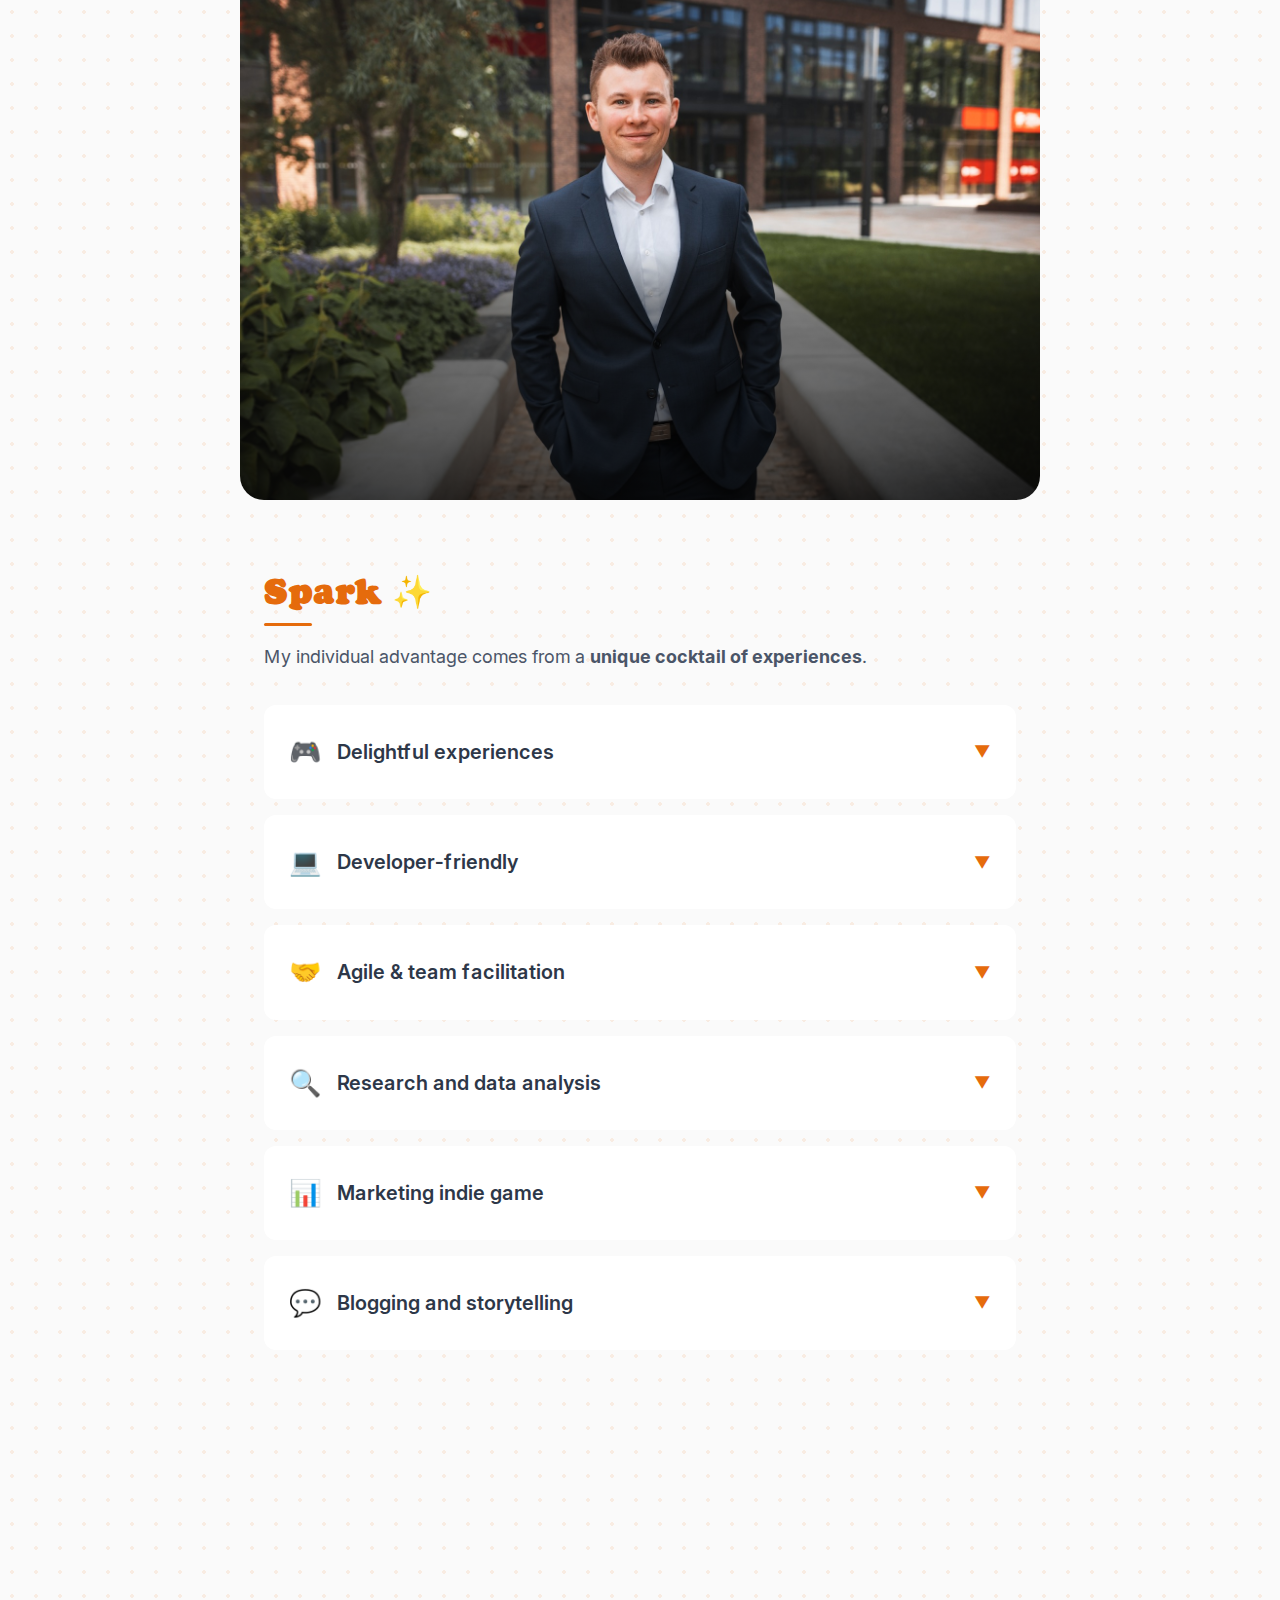
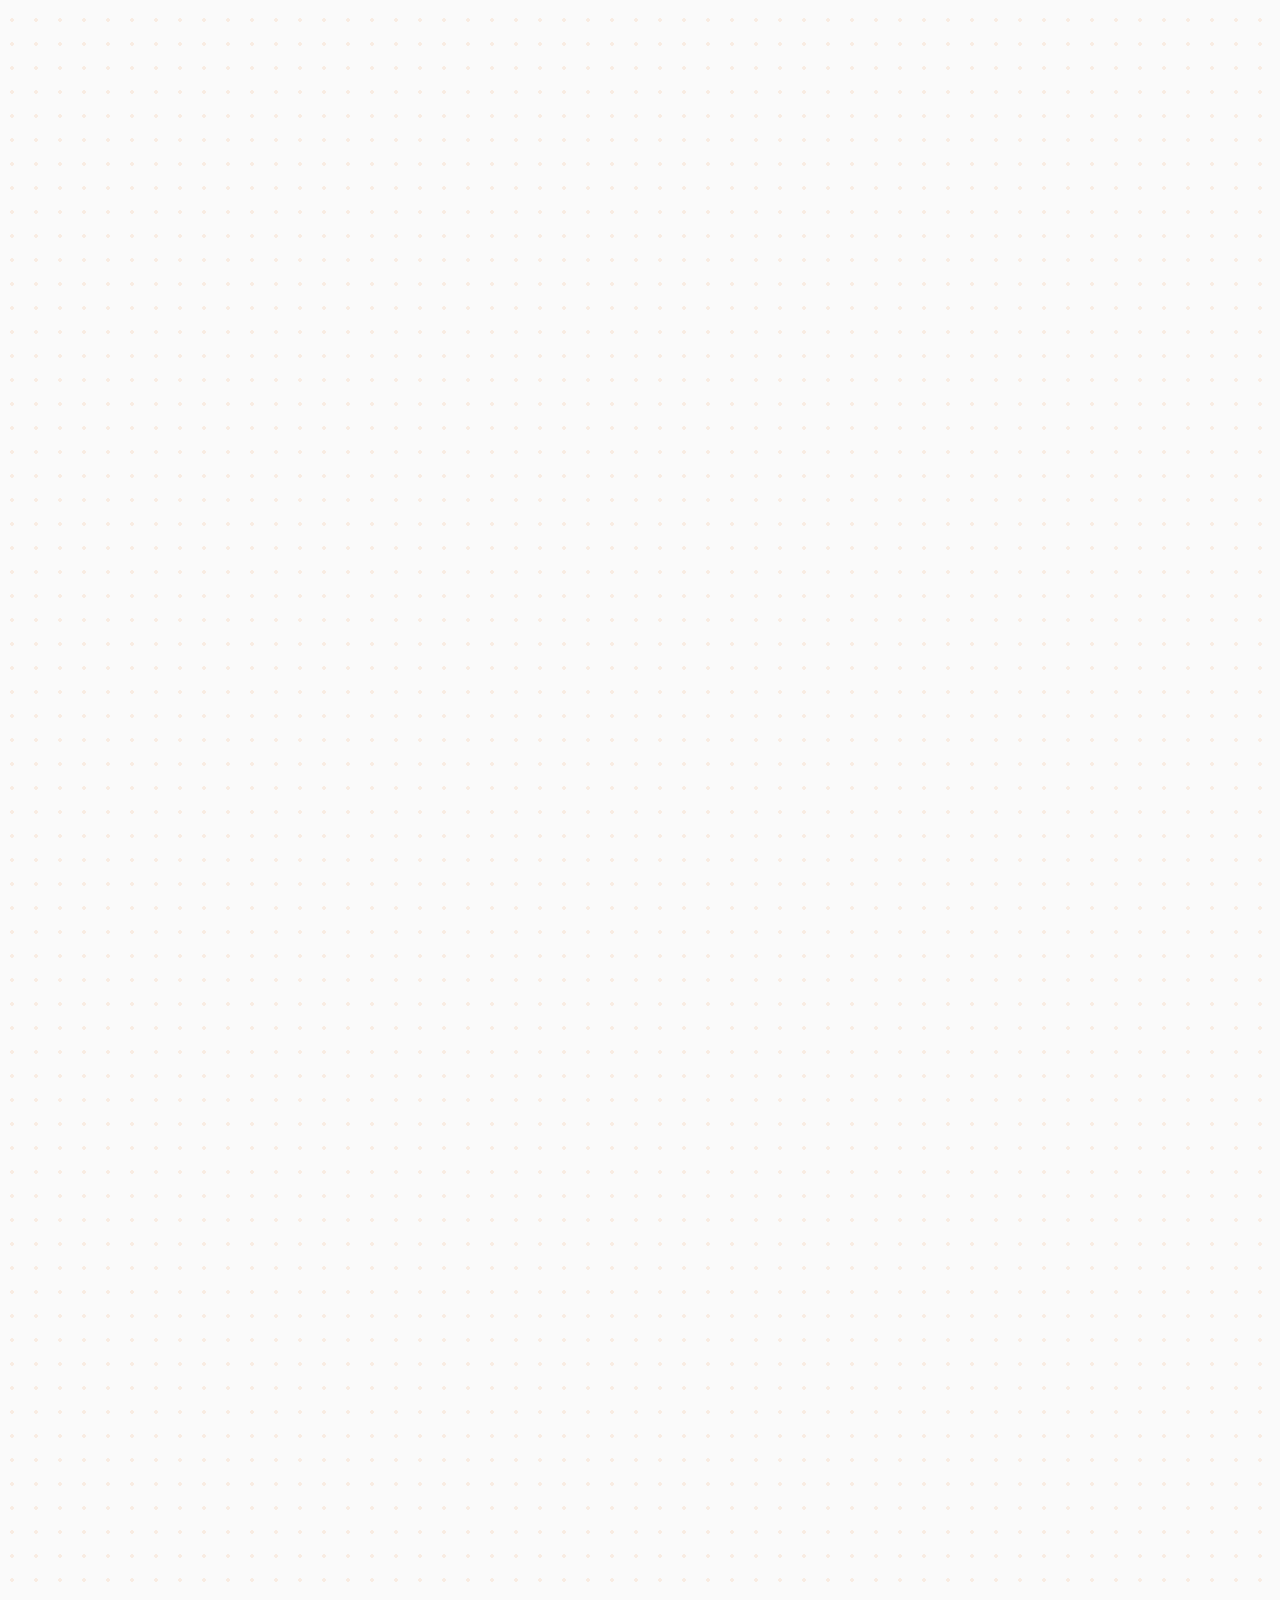
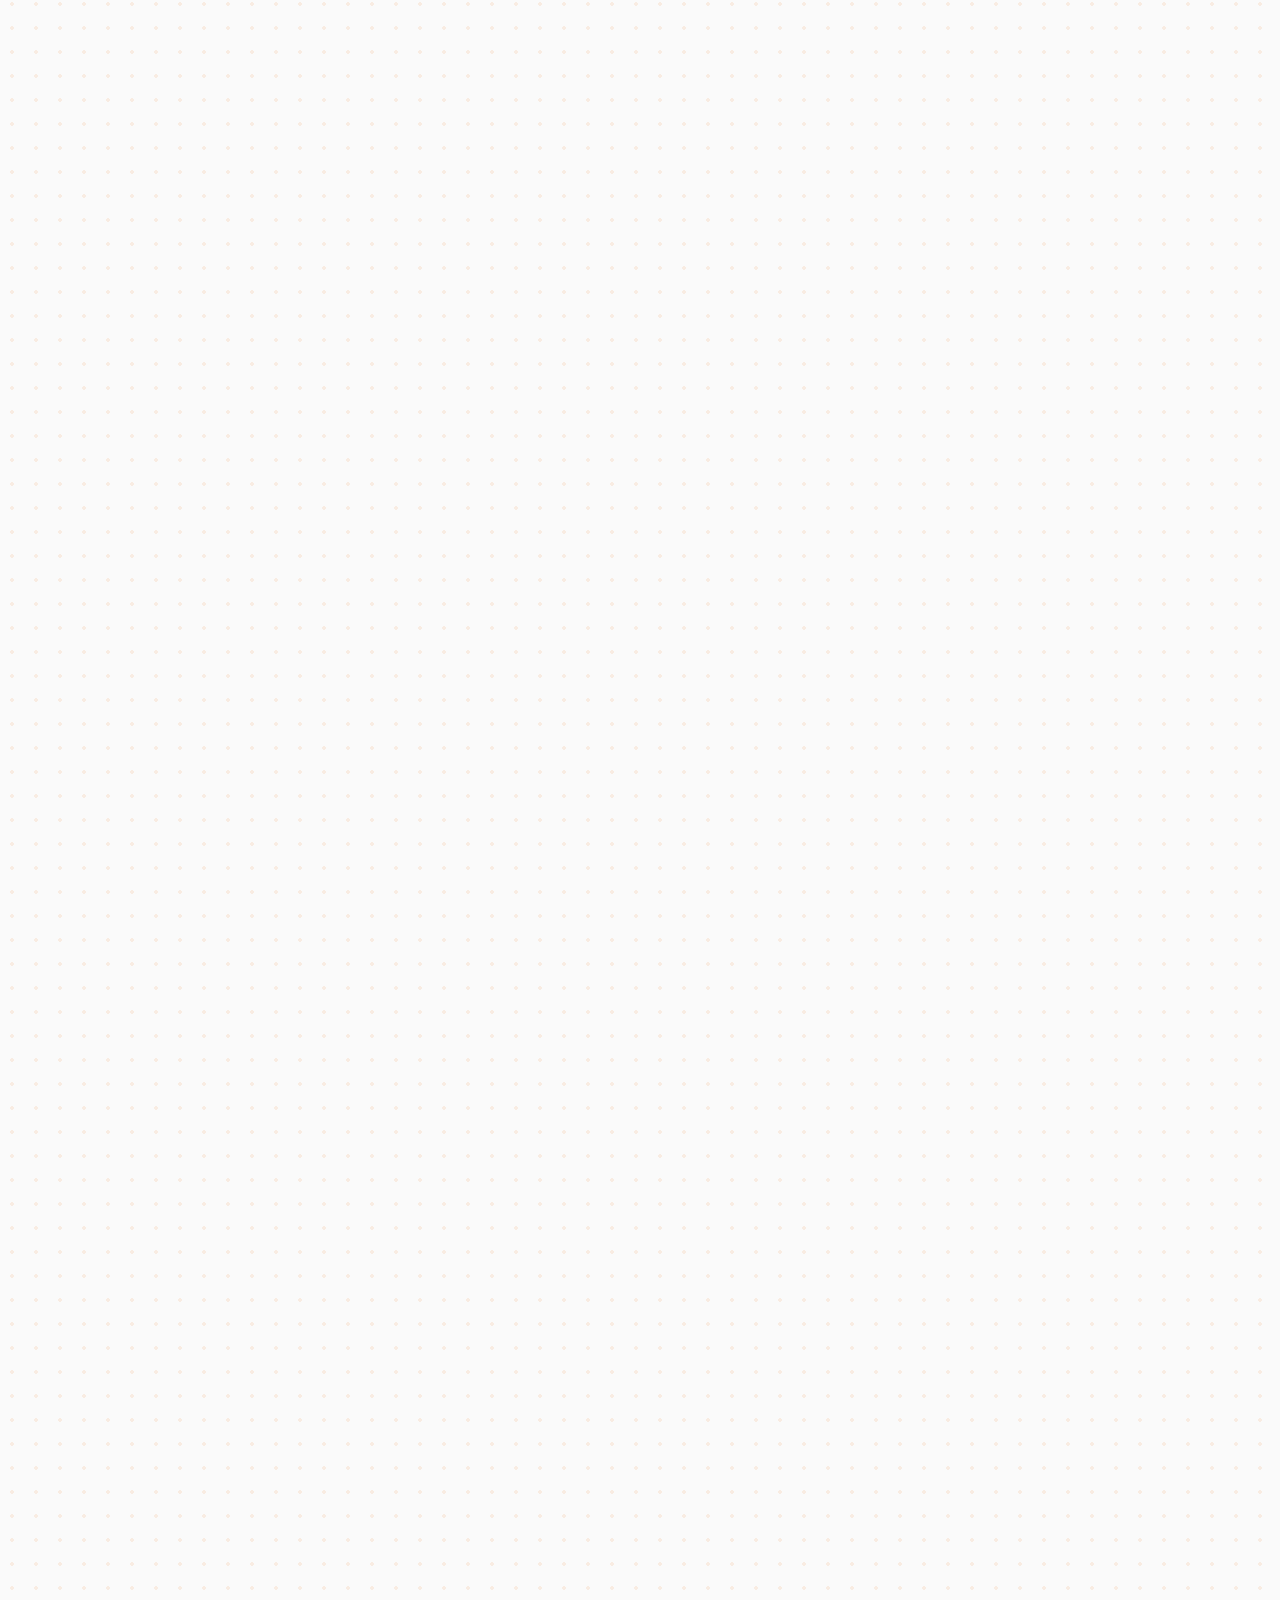
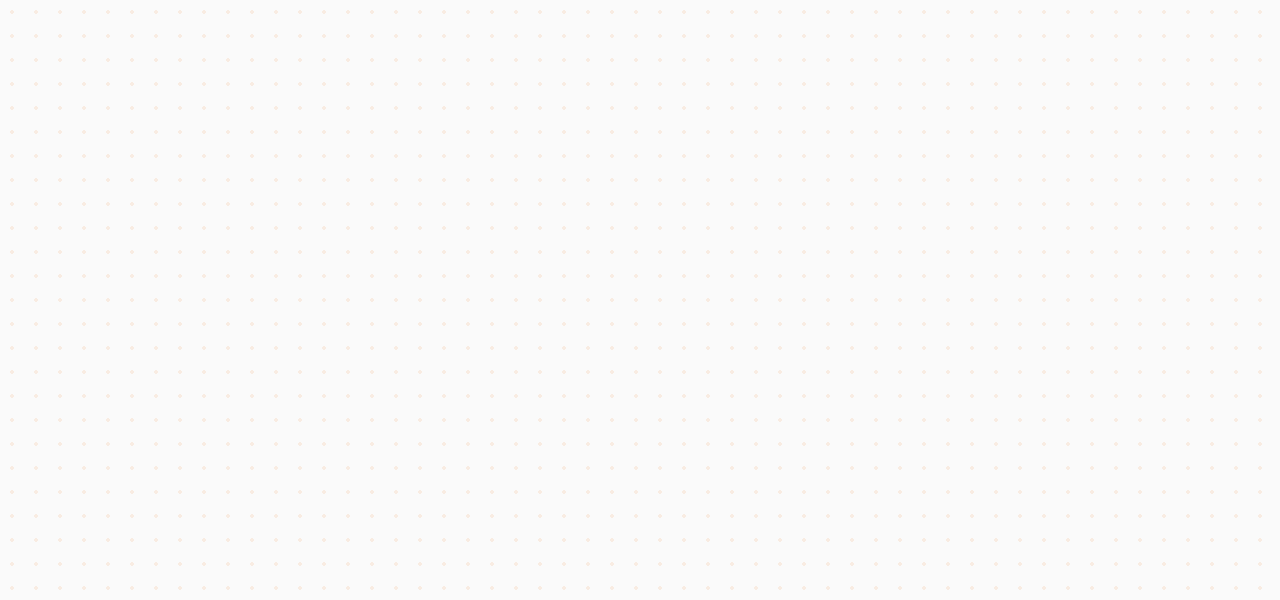
<file: index.html>
<!DOCTYPE html>
<html lang="en">
  <head>
    <meta charset="UTF-8" />
    <meta
      name="viewport"
      content="width=device-width, initial-scale=1.0, user-scalable=no"
    />
    <title>Roman Lukš - UX Designer</title>
    <meta
      name="description"
      content="Roman Lukš is a UX Designer with technical, creative, and collaborative skills. Passionate about systematically improving user experiences."
    />
    <meta name="author" content="Roman Lukš" />
    <link rel="icon" type="image/png" href="images/favicon.png" />
    <link
      rel="preload"
      href="fonts/InterVariable.woff2"
      as="font"
      type="font/woff2"
      crossorigin
    />
    <link
      rel="preload"
      href="fonts/CooperFiveOpti-Black.otf"
      as="font"
      type="font/otf"
      crossorigin
    />
    <link rel="stylesheet" href="css/styles.css" />
  </head>
  <body>
    <div class="container">
      <header class="hero" role="banner">
        <div class="hero-text">
          <span class="hero-text-orange">Hello,</span>
          <span class="hero-text-white hero-p1">I'm</span>
          <span class="hero-text-white hero-p2">Roman</span>
          <div class="hero-subtitle">
            <span class="hero-text-white hero-p3"
              >Designer with diverse background</span
            >
          </div>
        </div>
      </header>

      <main>
        <section class="fade-in" aria-labelledby="spark-heading">
          <h2 id="spark-heading">Spark ✨</h2>
          <p class="intro-text">
            My individual advantage comes from a
            <strong>unique cocktail of experiences</strong>.
          </p>
          <div class="spark-grid" role="list">
            <div class="spark-item slide-in slide-in-delay-1" role="listitem">
              <input
                type="checkbox"
                id="spark1"
                aria-describedby="spark1-content"
              />
              <label for="spark1" class="spark-header">
                <h3 data-icon="🎮">Delightful experiences</h3>
              </label>
              <div class="spark-content" id="spark1-content">
                <div>
                  <p>
                    My love for making games and their irresistible “<a
                      href="https://romanluks.eu/blog/how-can-i-implement-game-feel-in-my-game/"
                      target="_blank"
                      >game feel</a
                    >” revealed my
                    <strong>passion for crafting experiences</strong>.
                    Translating that delight into non‑gaming products
                    <strong>boosts user engagement and drives revenue</strong>.
                  </p>
                </div>
              </div>
            </div>
            <div class="spark-item slide-in slide-in-delay-2">
              <input type="checkbox" id="spark2" />
              <label for="spark2" class="spark-header">
                <h3 data-icon="💻">Developer‑friendly</h3>
              </label>
              <div class="spark-content">
                <div>
                  <p>
                    My <strong>software development background</strong> helps me
                    <strong>speak the same language as developers</strong>,
                    easing communication and cooperation to design feasible
                    solutions.
                  </p>
                  <p>
                    I can
                    <a href="https://github.com/rluks" target="_blank"
                      >write code</a
                    >
                    myself (badly) to build prototypes and automate boring
                    stuff. Claude Code makes it way easier!
                  </p>
                </div>
              </div>
            </div>
            <div class="spark-item slide-in slide-in-delay-3">
              <input type="checkbox" id="spark3" />
              <label for="spark3" class="spark-header">
                <h3 data-icon="🤝">Agile & team facilitation</h3>
              </label>
              <div class="spark-content">
                <div>
                  <p>
                    By serving as a
                    <a
                      href="https://certification.scrumalliance.org/accounts/1140139-roman-luks/certifications/1306766-csm"
                      target="_blank"
                      >Scrum Master</a
                    >, I gained a deep understanding of agile principles,
                    acquired experience in facilitating workshops and meetings,
                    and developed an awareness of team organization.
                  </p>
                </div>
              </div>
            </div>
            <div class="spark-item slide-in slide-in-delay-4">
              <input type="checkbox" id="spark4" />
              <label for="spark4" class="spark-header">
                <h3 data-icon="🔍">Research and data analysis</h3>
              </label>
              <div class="spark-content">
                <div>
                  <p>
                    Working on my
                    <a
                      href="https://is.muni.cz/th/qam5p/?lang=en"
                      target="_blank"
                      >diploma thesis</a
                    >
                    really opened my eyes to the world of research and data
                    analysis. I gained basic UX research skills through
                    <a href="cert/UXWell.jpg" target="_blank">UXWell</a> course.
                  </p>
                </div>
              </div>
            </div>
            <div class="spark-item slide-in slide-in-delay-5">
              <input type="checkbox" id="spark5" />
              <label for="spark5" class="spark-header">
                <h3 data-icon="📊">Marketing indie game</h3>
              </label>
              <div class="spark-content">
                <div>
                  <p>
                    I
                    <a href="cert/Digisemestr.pdf" target="_blank"
                      >studied marketing</a
                    >
                    and applied the lessons to promote a small indie game. It
                    involved developing marketing strategy, blogging,
                    networking, user testing, prioritizing feedback and more.
                  </p>
                </div>
              </div>
            </div>
            <div class="spark-item slide-in slide-in-delay-6">
              <input type="checkbox" id="spark6" />
              <label for="spark6" class="spark-header">
                <h3 data-icon="💬">Blogging and storytelling</h3>
              </label>
              <div class="spark-content">
                <div>
                  <p>
                    Blogging forces me to formulate my thoughts clearly and
                    concisely. I routinely rewrite my sentences. ChatGPT is a
                    great help. I want to improve my storytelling skills.
                  </p>
                </div>
              </div>
            </div>
          </div>
        </section>

        <section class="fade-in section-alt">
          <h2>Career 💼</h2>
          <p class="intro-text">
            Check out my
            <a
              href="https://www.linkedin.com/in/romanluks/"
              target="_blank"
              class="highlight-link"
              >LinkedIn profile</a
            >
            or
            <a
              href="https://romanluks.eu/resume.pdf"
              target="_blank"
              class="highlight-link"
              >resume</a
            >
            for the full career scoop.
          </p>
        </section>

        <section class="fade-in">
          <h2>Projects 🎨</h2>
          <div class="bento-grid">
            <div class="bento-box bento-box-large">
              <p>
                My <strong>creative itch</strong> is a curse and a blessing. I made
                all kinds of stuff: UX projects, games, apps, videos, stories… check
                out the
                <a href="https://romanluks.eu/tag/project/" class="highlight-link"
                  >project tag</a
                >.
              </p>
            </div>
            <div class="bento-box bento-box-medium">
              <p>
                There's a ton of useless junk… pardon useful junk on my
                <a href="https://romanluks.eu/category/blog/" class="highlight-link"
                  >blog</a
                >. You <em>do</em> read my <strong>blog</strong>, don't you? 😉
              </p>
            </div>
            <div class="bento-box bento-box-large">
              <p>
                I used to be quite into <strong>game development</strong> and
                <strong>VR</strong>. I participated in multiple gamejams (gamedev
                hackathons), and I volunteered on multiple game industry
                conferences. I'm proud that an
                <a
                  href="https://www.gamedeveloper.com/business/softy-simness-postmortem"
                  class="highlight-link"
                  >article about my VR research</a
                >
                was featured on Game Developer website.
              </p>
            </div>
            <div class="bento-box bento-box-small">
              <p>
                I'm an open source fan on
                <a href="https://github.com/rluks/" class="highlight-link"
                  >GitHub</a
                >
                and
                <a href="https://bitbucket.org/rluks/" class="highlight-link"
                  >Bitbucket</a
                >
              </p>
            </div>
          </div>
        </section>

        <section class="fade-in">
          <h2>Work style 👔</h2>
          <div class="work-style-grid">
            <div class="work-style-column">
              <h3>🤝 Collaborative</h3>
              <ul>
                <li>Clear communication</li>
                <li>Respectful and non-judgmental</li>
                <li>Receptive to feedback</li>
              </ul>
            </div>
            <div class="work-style-column">
              <h3>🎯 Organized</h3>
              <ul>
                <li>Methodical and systematic</li>
                <li>Detail-oriented</li>
              </ul>
            </div>
            <div class="work-style-column">
              <h3>📈 Adaptable</h3>
              <ul>
                <li>Continuous improvement</li>
                <li>Self-motivated learner</li>
                <li>Driven</li>
              </ul>
            </div>
          </div>

          <div class="work-style-desc">
            <div class="work-style-column">
              <p class="intro-text">
                I enjoy working in a small autonomous team and collaborate on
                solving problems together. I tame the chaos by approaching
                things methodically, and staying organized to keep me focused.
                I'm all about improving stuff so it's easier, clearer, and makes
                sense.
              </p>
            </div>

            <div class="work-style-column work-style-easy-going">
              <svg
                class="mouse-animated"
                width="50"
                height="35"
                viewBox="0 0 50 35"
                fill="none"
                xmlns="http://www.w3.org/2000/svg"
              >
                <g id="mouse" clip-path="url(#clip0_76_276)">
                  <path
                    id="head"
                    d="M3.91827 17.3909C7.01329 15.8476 11.8554 12.5272 13.6458 12.5272"
                    stroke="black"
                    stroke-linecap="round"
                  />
                  <path
                    id="back"
                    d="M27.6292 14.4117C29.4627 13.8757 31.3521 13.3173 33.2833 13.3173C36.7501 13.3173 45.1202 15.5672 43.6202 24.0672"
                    stroke="black"
                    stroke-linecap="round"
                  />
                  <path
                    id="belly"
                    d="M4.83451 17.0261C0.0672022 18.2179 40.6693 34.5738 43.6112 23.8893"
                    stroke="black"
                    stroke-linecap="round"
                  />
                  <path
                    id="outer-eye"
                    d="M15.0583 14.6012C13.2139 14.6012 11.0658 16.0929 12.7609 18.2724C14.9412 21.0756 18.6312 20.5236 18.6312 17.097C18.6312 15.2573 16.1935 14.5941 14.801 14.5941"
                    stroke="black"
                    stroke-linecap="round"
                  />
                  <path
                    id="inner-eye"
                    d="M15.4697 17.5732C14.567 17.5732 15.4089 18.4315 15.4089 17.8468C15.4089 17.3005 14.3271 17.8164 14.801 17.8164"
                    stroke="black"
                    stroke-linecap="round"
                  />
                  <path
                    id="inner-ear"
                    d="M22.5222 5.83943C18.6671 2.39016 14.8551 11.2439 18.7528 12.7095C20.3273 13.1777 22.7493 13.4924 24.1975 12.3075C26.3621 10.5365 23.9955 7.15767 22.5222 5.83943Z"
                    stroke="black"
                    stroke-linecap="round"
                  />
                  <path
                    id="outer-ear"
                    d="M13.8282 12.4662C15.7447 8.23862 14.2369 2.54728 20.4787 1.58699C26.9266 0.595016 27.2643 10.6254 27.2643 14.4118"
                    stroke="black"
                    stroke-linecap="round"
                  />
                  <path
                    id="nose"
                    d="M4.20441 15.7509C1.80651 15.14 0.783478 18.2331 3.52761 18.9684C5.19933 19.4163 5.89578 14.5271 3.06025 16.2626C-0.761171 18.6015 7.03391 17.5791 4.2077 16.8218C3.05415 16.5127 2.71886 17.8076 3.93003 18.1321C4.54493 18.2969 5.47189 16.5728 5.15132 16.4452C4.36638 16.1327 2.20602 16.6086 3.1048 17.7536C4.25533 19.2194 6.72128 18.6369 5.80402 16.4628C5.03352 14.6365 1.90326 15.8825 1.50983 17.3507C0.650386 20.5583 7.3775 19.2187 5.07995 17.1814"
                    stroke="black"
                    stroke-linecap="round"
                  />
                  <path
                    id="whisker-C"
                    d="M4.99624 19.4354C4.95565 19.8771 5.91796 22.9751 5.94549 22.9187"
                    stroke="black"
                    stroke-linecap="round"
                  />
                  <path
                    id="whisker-B"
                    d="M3.82491 19.4354C3.59254 20.6068 3.47422 21.9069 3.34125 23.2082"
                    stroke="black"
                    stroke-linecap="round"
                  />
                  <path
                    id="whisker-A"
                    d="M2.72436 19.2001C2.39243 19.9573 1.56921 21.7157 1.56921 22.5439"
                    stroke="black"
                    stroke-linecap="round"
                  />
                  <path
                    id="teeth"
                    d="M11.5182 21.851C10.9627 23.3093 9.84809 25.864 9.75512 27.4443C9.73328 27.8158 11.7703 27.9128 12.089 27.9611C12.732 28.0585 15.921 29.3563 16.1388 28.8663C16.6976 27.609 17.5371 25.2133 17.5371 23.7357"
                    stroke="black"
                    stroke-linecap="round"
                  />
                  <path
                    id="teeth-line"
                    d="M14.8617 22.8687C13.9205 24.3394 13.369 26.1455 12.7946 27.8687"
                    stroke="black"
                    stroke-linecap="round"
                  />
                  <path
                    id="front-leg-B"
                    d="M26.7631 26.5693C25.9083 28.1567 25 30.8076 25 32.649"
                    stroke="black"
                    stroke-linecap="round"
                  />
                  <path
                    id="front-leg-A"
                    d="M23.7908 25.757C23.606 26.4746 22.4543 32.1098 21.9061 32.3839"
                    stroke="black"
                    stroke-linecap="round"
                  />
                  <path
                    id="rear-leg-B"
                    d="M39.1805 27.3615C39.5882 29.3094 40.5181 31.2577 40.5181 33.3196"
                    stroke="black"
                    stroke-linecap="round"
                  />
                  <path
                    id="rear-leg-A"
                    d="M36.5055 27.6047C37.989 29.1755 37.9646 31.4672 37.9646 33.502"
                    stroke="black"
                    stroke-linecap="round"
                  />
                  <path
                    id="tail"
                    d="M44.1051 23.9569C53.0752 23.9569 37.6933 6.17453 49.2729 10.0344"
                    stroke="black"
                    stroke-linecap="round"
                  />
                </g>
                <defs>
                  <clipPath id="clip0_76_276">
                    <rect
                      width="50"
                      height="34"
                      fill="white"
                      transform="translate(0 0.569336)"
                    />
                  </clipPath>
                </defs>
              </svg>
              <p class="intro-text">
                I'm an easy‑going person who thrives in informal settings. It
                fuels my creativity and lets me sprinkle a little fun into
                everyday moments.
              </p>
            </div>
          </div>
        </section>

        <section class="fade-in" aria-labelledby="strengths-heading">
          <h2 id="strengths-heading">
            Strengths <span class="czech">&</span> Weaknesses
          </h2>
          <p class="intro-text">
            These are my <strong>strengths</strong> 💪, click cards to reveal
            <strong>weaknesses</strong> 😱.
          </p>

          <div class="flip-cards-grid fade-in" role="list">
            <div class="flip-card stagger-1" role="listitem">
              <input
                type="checkbox"
                id="card1"
                aria-describedby="card1-front card1-back"
              />
              <label
                for="card1"
                class="flip-card-inner"
                aria-label="Flip to reveal weakness"
              >
                <div class="flip-card-front" id="card1-front">
                  <div class="card-indicator">💪</div>
                  <h3>Drive to Improve</h3>
                  <p>
                    I'm rarely satisfied with status quo and have an inner need
                    to keep pushing the envelope.
                  </p>
                </div>
                <div class="flip-card-back">
                  <div class="card-indicator">😱</div>
                  <h3>Overthinking</h3>
                  <p>
                    Sometimes I get caught up thinking too much instead of
                    taking action.
                  </p>
                  <p><strong>How I cope:</strong></p>
                  <ul>
                    <li>Starting with the smallest first task</li>
                    <li>Breaking things down into manageable steps</li>
                    <li>Setting time limits for decision-making</li>
                  </ul>
                </div>
              </label>
            </div>

            <div class="flip-card stagger-2">
              <input type="checkbox" id="card2" />
              <label for="card2" class="flip-card-inner">
                <div class="flip-card-front">
                  <div class="card-indicator">💪</div>
                  <h3>Creative Problem Solving</h3>
                  <p>I'm full of radical ideas and love solving problems.</p>
                </div>
                <div class="flip-card-back">
                  <div class="card-indicator">😱</div>
                  <h3>Thinking on the Spot</h3>
                  <p>
                    I rarely come up with witty responses immediately. I'd be
                    terrible at rap battles!
                  </p>
                  <p><strong>How I cope:</strong></p>
                  <ul>
                    <li>Improving my public speaking skills</li>
                    <li>Preparing ahead when possible</li>
                    <li>Taking time to think before responding</li>
                  </ul>
                </div>
              </label>
            </div>

            <div class="flip-card stagger-3">
              <input type="checkbox" id="card3" />
              <label for="card3" class="flip-card-inner">
                <div class="flip-card-front">
                  <div class="card-indicator">💪</div>
                  <h3>Empathetic</h3>
                  <p>I never let my ego stand in the way.</p>
                </div>
                <div class="flip-card-back">
                  <div class="card-indicator">😱</div>
                  <h3>Interrupting Others</h3>
                  <p>
                    I tend to interrupt others, though this has improved greatly
                    over the last few years.
                  </p>
                  <p><strong>How I cope:</strong></p>
                  <ul>
                    <li>Practice active listening</li>
                    <li>Focus on empathy and understanding</li>
                    <li>Use willpower to keep getting better</li>
                  </ul>
                </div>
              </label>
            </div>

            <div class="flip-card stagger-4">
              <input type="checkbox" id="card4" />
              <label for="card4" class="flip-card-inner">
                <div class="flip-card-front">
                  <div class="card-indicator">💪</div>
                  <h3>Calm & Understanding</h3>
                  <p>
                    I know it's not all rainbows – things break, people forget,
                    we all make mistakes.
                  </p>
                </div>
                <div class="flip-card-back">
                  <div class="card-indicator">😱</div>
                  <h3>Lack of Authority</h3>
                  <p>
                    I'm often too informal and easygoing to command respect.
                  </p>
                  <p><strong>How I cope:</strong></p>
                  <ul>
                    <li>Servant leadership is a thing, isn't it?</li>
                    <li>Focus on supporting the team</li>
                    <li>Lead by example rather than command</li>
                  </ul>
                </div>
              </label>
            </div>

            <div class="flip-card stagger-5">
              <input type="checkbox" id="card5" />
              <label for="card5" class="flip-card-inner">
                <div class="flip-card-front">
                  <div class="card-indicator">💪</div>
                  <h3>Methodical & Focused</h3>
                  <p>I'm minimalistic, organized, and systematic.</p>
                </div>
                <div class="flip-card-back">
                  <div class="card-indicator">😱</div>
                  <h3>Poor at Multitasking</h3>
                  <p>
                    I'm poor at multitasking and prefer focusing on one problem
                    at a time.
                  </p>
                  <p><strong>How I cope:</strong></p>
                  <ul>
                    <li>Context switching is bad anyway!</li>
                    <li>Organize work to minimize distractions</li>
                    <li>Time-blocking for focused work sessions</li>
                  </ul>
                </div>
              </label>
            </div>

            <div class="flip-card stagger-6">
              <input type="checkbox" id="card6" />
              <label for="card6" class="flip-card-inner">
                <div class="flip-card-front">
                  <div class="card-indicator">💪</div>
                  <h3>Curious Explorer</h3>
                  <p>I explore diverse fields.</p>
                </div>
                <div class="flip-card-back">
                  <div class="card-indicator">😱</div>
                  <h3>Poor Memory</h3>
                  <p>
                    I have poor memory for important things but remember all
                    unnecessary details with clarity. D'oh!
                  </p>
                  <p><strong>How I cope:</strong></p>
                  <ul>
                    <li>Write everything down</li>
                    <li>Use systems to stay organized</li>
                    <li>Rely on tools and documentation</li>
                  </ul>
                </div>
              </label>
            </div>
          </div>
        </section>

        <section class="fade-in section-alt">
          <h2>Pronounce <span class="czech">"Lukš"</span></h2>
          <p class="intro-text">
            The 'u' is pronounced like 'oo' in book, and 'š' (s with a little
            hat) makes a 'sh' sound, so it's pronounced
            '<strong>look-sh</strong>'.
          </p>
        </section>

        <section class="fade-in">
          <h2>Interests ❤️</h2>
          <div class="interests-grid">
            <span class="interest-pill">👥 time with friends and family</span>
            <span class="interest-pill">🍕 tasty food</span>
            <span class="interest-pill">📖 design & sci-fi books</span>
            <a
              href="https://tidal.com/playlist/e19d1b85-a1a5-4215-b57d-7ccab87ffa92"
              target="_blank"
              class="interest-pill"
              >🎵 good music</a
            >
            <span class="interest-pill">📚 learning new things</span>
            <span class="interest-pill">🌲 nature walks</span>
            <span class="interest-pill">🎮 coop and VR games</span>
            <span class="interest-pill">😄 silly laughs</span>
            <span class="interest-pill">👨‍🍳 homemade cooking</span>
            <a
              href="https://www.meetup.com/asociace-ux/events/"
              target="_blank"
              class="interest-pill"
              >◆ UX meetups</a
            >
            <span class="interest-pill">🚵‍♂️ healthy fitness</span>
            <a
              href="https://romanluks.eu/tag/writing/"
              target="_blank"
              class="interest-pill"
              >✏️ writing fiction</a
            >
            <span class="interest-pill">🎬 engaging movies</span>
          </div>
        </section>

        <section class="fade-in section-alt" aria-labelledby="contact-heading">
          <h2 id="contact-heading">Contact</h2>
          <div class="contact-links">
            You can reach me at
            <span class="contact-email">rluks@protonmail.com</span>
          </div>

          <div class="contact-map">
            <img
              src="images/czechia.svg"
              alt="Czech Republic map with Brno marked"
              class="czechia-map"
            />
            <p class="intro-text">
              or we could meet up in
              <a href="https://en.brno.cz/" target="_blank">Brno</a>.
            </p>
          </div>
        </section>
      </main>
    </div>

    <script>
      // Intersection Observer for scroll-triggered fade-in animations
      const observerOptions = {
        threshold: 0.1,
        rootMargin: "0px 0px -50px 0px",
      };

      const observer = new IntersectionObserver((entries) => {
        entries.forEach((entry) => {
          if (entry.isIntersecting) {
            entry.target.classList.add("visible");
            observer.unobserve(entry.target);
          }
        });
      }, observerOptions);

      // Observe all elements with fade-in class (except spark items)
      document.addEventListener("DOMContentLoaded", () => {
        const fadeElements = document.querySelectorAll(".fade-in");
        fadeElements.forEach((element) => {
          observer.observe(element);
        });

        // Trigger slide-in animations for spark items on page load
        setTimeout(() => {
          const slideElements = document.querySelectorAll(".slide-in");
          slideElements.forEach((element) => {
            element.classList.add("visible");
          });
        }, 100);

        // Observe flip cards for staggered animation
        const flipCards = document.querySelectorAll(".flip-card");
        flipCards.forEach((card) => {
          observer.observe(card);
        });

        // Hero text parallax effect
        const heroText = document.querySelector(".hero-text");
        if (heroText) {
          window.addEventListener("scroll", () => {
            const scrolled = window.pageYOffset;
            const parallaxSpeed = 0.3;
            heroText.style.transform = `translateY(${
              scrolled * parallaxSpeed
            }px)`;
          });
        }

        // Mouse ear perk alert click interaction
        const mouse = document.querySelector(".mouse-animated");
        if (mouse) {
          let isAnimating = false;
          
          mouse.addEventListener("click", () => {
            // Prevent clicks while animation is playing
            if (isAnimating) return;
            
            // Set animation state
            isAnimating = true;
            mouse.style.cursor = "default";
            
            // Add clicked class to trigger animation sequence
            mouse.classList.add("clicked");
            
            // Remove class and reset state after full sequence completes
            setTimeout(() => {
              mouse.classList.remove("clicked");
              isAnimating = false;
              mouse.style.cursor = "pointer";
            }, 1800);
          });
          
          // Add cursor pointer to indicate it's clickable
          mouse.style.cursor = "pointer";
        }
      });
    </script>
  </body>
</html>
</file>
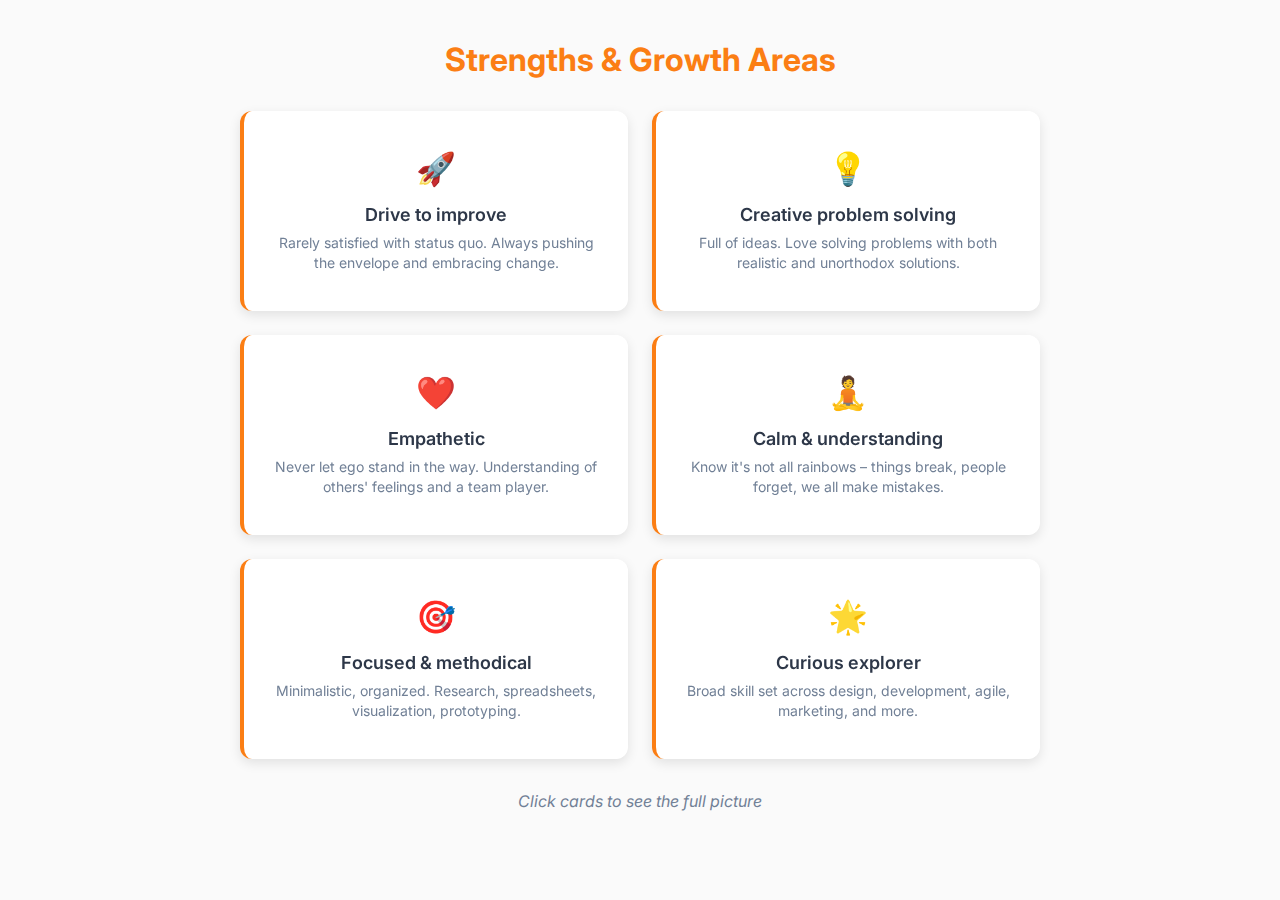
<file: cards.html>
<!DOCTYPE html>
<html lang="en">
<head>
    <meta charset="UTF-8">
    <meta name="viewport" content="width=device-width, initial-scale=1.0">
    <title>Flip Cards Prototype</title>
    <style>
        @import url('https://fonts.googleapis.com/css2?family=Inter:wght@300;400;500;600;700&display=swap');
        
        * {
            margin: 0;
            padding: 0;
            box-sizing: border-box;
        }

        body {
            font-family: 'Inter', sans-serif;
            background: #FAFAFA;
            padding: 40px;
            color: #2D3748;
        }

        .container {
            max-width: 800px;
            margin: 0 auto;
        }

        h1 {
            font-size: 32px;
            font-weight: 700;
            color: #FB7E14;
            margin-bottom: 32px;
            text-align: center;
        }

        .cards-grid {
            display: grid;
            grid-template-columns: repeat(auto-fit, minmax(300px, 1fr));
            gap: 24px;
        }

        .flip-card {
            background-color: transparent;
            width: 100%;
            height: 200px;
            perspective: 1000px;
        }

        .flip-card-inner {
            position: relative;
            width: 100%;
            height: 100%;
            text-align: center;
            transition: transform 0.6s;
            transform-style: preserve-3d;
            cursor: pointer;
            display: block;
        }

        .flip-card input[type="checkbox"] {
            display: none;
        }

        .flip-card input[type="checkbox"]:checked + .flip-card-inner {
            transform: rotateY(180deg);
        }

        .flip-card-front, .flip-card-back {
            position: absolute;
            width: 100%;
            height: 100%;
            backface-visibility: hidden;
            border-radius: 12px;
            display: flex;
            flex-direction: column;
            justify-content: center;
            align-items: center;
            padding: 24px;
            box-shadow: 0 4px 12px rgba(0,0,0,0.1);
        }

        .flip-card-front {
            background: white;
            border-left: 4px solid #FB7E14;
        }

        .flip-card-inner {
            cursor: pointer;
        }


        .flip-card-back {
            background: #FB7E14;
            color: white;
            transform: rotateY(180deg);
        }

        .flip-card-front h3 {
            font-size: 18px;
            font-weight: 600;
            color: #2D3748;
            margin-bottom: 8px;
        }

        .flip-card-front p {
            font-size: 14px;
            color: #718096;
            line-height: 1.4;
        }

        .flip-card-back h3 {
            font-size: 18px;
            font-weight: 600;
            margin-bottom: 8px;
        }

        .flip-card-back p {
            font-size: 14px;
            line-height: 1.4;
            opacity: 0.9;
        }

        .icon {
            font-size: 32px;
            margin-bottom: 16px;
        }
    </style>
</head>
<body>
    <div class="container">
        <h1>Strengths & Growth Areas</h1>
        
        <div class="cards-grid">
            <div class="flip-card">
                <input type="checkbox" id="card1">
                <label for="card1" class="flip-card-inner">
                    <div class="flip-card-front">
                        <div class="icon">🚀</div>
                        <h3>Drive to improve</h3>
                        <p>Rarely satisfied with status quo. Always pushing the envelope and embracing change.</p>
                    </div>
                    <div class="flip-card-back">
                        <div class="icon">🤔</div>
                        <h3>Tend to overthink</h3>
                        <p>Sometimes get caught up thinking too much instead of taking action. Working on starting with smallest tasks.</p>
                    </div>
                </label>
            </div>

            <div class="flip-card">
                <input type="checkbox" id="card2">
                <label for="card2" class="flip-card-inner">
                    <div class="flip-card-front">
                        <div class="icon">💡</div>
                        <h3>Creative problem solving</h3>
                        <p>Full of ideas. Love solving problems with both realistic and unorthodox solutions.</p>
                    </div>
                    <div class="flip-card-back">
                        <div class="icon">💭</div>
                        <h3>Poor at thinking on the spot</h3>
                        <p>Rarely come up with witty responses right there. Working on improving public speaking skills.</p>
                    </div>
                </label>
            </div>

            <div class="flip-card">
                <input type="checkbox" id="card3">
                <label for="card3" class="flip-card-inner">
                    <div class="flip-card-front">
                        <div class="icon">❤️</div>
                        <h3>Empathetic</h3>
                        <p>Never let ego stand in the way. Understanding of others' feelings and a team player.</p>
                    </div>
                    <div class="flip-card-back">
                        <div class="icon">🗣️</div>
                        <h3>Tend to interrupt</h3>
                        <p>This got way better last few years. Practicing willpower, empathy, and active listening.</p>
                    </div>
                </label>
            </div>

            <div class="flip-card">
                <input type="checkbox" id="card4">
                <label for="card4" class="flip-card-inner">
                    <div class="flip-card-front">
                        <div class="icon">🧘</div>
                        <h3>Calm & understanding</h3>
                        <p>Know it's not all rainbows – things break, people forget, we all make mistakes.</p>
                    </div>
                    <div class="flip-card-back">
                        <div class="icon">😤</div>
                        <h3>Lack authority</h3>
                        <p>Often too informal and easygoing to command respect. Servant leadership is a thing, isn't it?</p>
                    </div>
                </label>
            </div>

            <div class="flip-card">
                <input type="checkbox" id="card5">
                <label for="card5" class="flip-card-inner">
                    <div class="flip-card-front">
                        <div class="icon">🎯</div>
                        <h3>Focused & methodical</h3>
                        <p>Minimalistic, organized. Research, spreadsheets, visualization, prototyping.</p>
                    </div>
                    <div class="flip-card-back">
                        <div class="icon">🧠</div>
                        <h3>Poor memory</h3>
                        <p>Writing everything down. Remember all unnecessary things with clarity. D'oh!</p>
                    </div>
                </label>
            </div>

            <div class="flip-card">
                <input type="checkbox" id="card6">
                <label for="card6" class="flip-card-inner">
                    <div class="flip-card-front">
                        <div class="icon">🌟</div>
                        <h3>Curious explorer</h3>
                        <p>Broad skill set across design, development, agile, marketing, and more.</p>
                    </div>
                    <div class="flip-card-back">
                        <div class="icon">😴</div>
                        <h3>Laziness</h3>
                        <p>Looking for ways to automate work. Ask me about "my python 3 poster" or "inbox tools".</p>
                    </div>
                </label>
            </div>
        </div>

        <p style="text-align: center; margin-top: 32px; color: #718096; font-style: italic;">
            Click cards to see the full picture
        </p>
    </div>
</body>
</html>
</file>
<file: css/styles.css>
/* ===== IMPORTS ===== */

/* ===== INLINE STYLES MOVED FROM HTML ===== */
/* Micro dot grid pattern */
body {
    font-family: var(--font-family-primary);
    line-height: var(--line-height-base);
    color: var(--color-text-primary);
    background: var(--color-bg-primary);
    font-size: var(--font-size-base);
    background-image: radial-gradient(
        circle,
        rgba(229, 107, 12, 0.1) 2px,
        transparent 2px
    );
    background-size: 24px 24px;
}

/* Slide-in animations for spark section */
.slide-in {
    opacity: 0;
    transform: translateX(-30px);
    transition: opacity 0.6s ease, transform 0.6s ease;
}

.slide-in.visible {
    opacity: 1;
    transform: translateX(0);
}

.slide-in-delay-1 {
    transition-delay: 0.1s;
}
.slide-in-delay-2 {
    transition-delay: 0.2s;
}
.slide-in-delay-3 {
    transition-delay: 0.3s;
}
.slide-in-delay-4 {
    transition-delay: 0.4s;
}
.slide-in-delay-5 {
    transition-delay: 0.5s;
}
.slide-in-delay-6 {
    transition-delay: 0.6s;
}

/* ===== IMPORTS ===== */
@font-face {
    font-family: 'Inter Variable';
    font-style: normal;
    font-weight: 100 900;
    font-display: swap;
    src: url('../fonts/InterVariable.woff2') format('woff2');
}

@font-face {
    font-family: 'CooperFiveOpti-Black';
    src: url('../fonts/CooperFiveOpti-Black.otf') format('opentype');
    font-weight: normal;
    font-style: normal;
}

/* ===== CSS CUSTOM PROPERTIES ===== */
:root {
    /* Colors */
    --color-primary: #E56B0C;
    --color-primary-hover: #D45A00;
    --color-primary-light: rgba(229, 107, 12, 0.05);
    --color-complementary: #2563EB;
    --color-complementary-light: #e9eef8;
    --color-complementary-medium: rgba(37, 99, 235, 0.12);
    --color-complementary-border: rgba(37, 99, 235, 0.15);
    --color-text-primary: #2D3748;
    --color-text-secondary: #4A5568;
    --color-text-muted: #5A6C7D;
    --color-white: #ffffff;
    --color-bg-primary: #FAFAFA;
    --color-bg-white: #ffffff;
    --color-border-light: #D1D9E6;
    
    /* Spacing */
    --space-xs: 0.25rem;  /* 4px */
    --space-sm: 0.5rem;   /* 8px */
    --space-md: 1rem;     /* 16px */
    --space-lg: 1.5rem;   /* 24px */
    --space-xl: 2rem;     /* 32px */
    --space-2xl: 2.5rem;  /* 40px */
    --space-3xl: 3rem;    /* 48px */
    --space-4xl: 4rem;    /* 64px */
    --space-5xl: 5rem;    /* 80px */
    
    /* Typography */
    --font-family-primary: 'Inter Variable', 'Inter', sans-serif;
    --font-family-heading: 'CooperFiveOpti-Black', 'Cooper Black', serif;
    --font-size-xs: 0.875rem;    /* 14px */
    --font-size-sm: 0.9375rem;   /* 15px */
    --font-size-base: 1rem;      /* 16px */
    --font-size-lg: 1.125rem;    /* 18px */
    --font-size-xl: 1.25rem;     /* 20px */
    --font-size-2xl: 1.5rem;     /* 24px */
    --font-size-3xl: 1.625rem;   /* 26px */
    --font-size-4xl: 2rem;       /* 32px */
    --font-size-5xl: 2.25rem;    /* 36px */
    --font-size-6xl: 3rem;       /* 48px */
    --line-height-base: 1.7;
    --line-height-tight: 1.4;
    
    /* Shadows */
    --shadow-sm: 0 1px 2px 0 rgba(0, 0, 0, 0.05);
    --shadow-md: 0 4px 6px -1px rgba(0, 0, 0, 0.1);
    --shadow-lg: 0 10px 15px -3px rgba(0, 0, 0, 0.1);
    --shadow-text: 2px 2px 8px rgba(0, 0, 0, 0.8), 1px 1px 4px rgba(0, 0, 0, 0.6), 0 0 2px rgba(0, 0, 0, 0.9);
    --shadow-card: 0 8px 20px rgba(0,0,0,0.12), 0 2px 8px rgba(0,0,0,0.08);
    --shadow-card-hover: 0 8px 25px rgba(0,0,0,0.12), 0 2px 8px rgba(0,0,0,0.08);
    --shadow-subtle: 0 2px 4px rgba(0,0,0,0.05);
    
    /* Border radius */
    --radius-xs: 0.125rem;   /* 2px */
    --radius-sm: 0.375rem;   /* 6px */
    --radius-md: 0.5rem;     /* 8px */
    --radius-lg: 0.75rem;    /* 12px */
    --radius-xl: 1.5rem;     /* 24px */
    
    /* Transitions */
    --transition-fast: 0.2s ease;
    --transition-normal: 0.3s ease;
    --transition-slow: 0.6s ease;
}

/* ===== GLOBAL RESET & BASE STYLES ===== */
* {
    margin: 0;
    padding: 0;
    box-sizing: border-box;
}

/* ===== FOCUS STYLES ===== */
*:focus-visible {
    outline: 2px solid var(--color-primary);
    outline-offset: 2px;
    border-radius: var(--radius-xs);
}

a:focus-visible {
    outline: 2px solid var(--color-primary);
    outline-offset: 2px;
    text-decoration: underline;
}


.container {
    max-width: 800px;
    margin: 0 auto;
    padding: var(--space-lg);
}

/* ===== TYPOGRAPHY ===== */
h1 {
    font-family: var(--font-family-heading);
    font-size: var(--font-size-6xl);
    font-weight: 700;
    color: var(--color-white);
    margin-block-end: var(--space-sm);
    letter-spacing: -0.025em;
}

h2 {
    font-family: var(--font-family-heading);
    font-size: var(--font-size-4xl);
    font-weight: 700;
    color: var(--color-primary);
    margin-block-end: var(--space-lg);
    position: relative;
}

.czech {
    font-family: var(--font-family-primary);
    font-weight: 900;
}

h2::after {
    content: '';
    position: absolute;
    inset-block-end: -0.5rem;
    inset-inline-start: 0;
    inline-size: var(--space-3xl);
    block-size: 3px;
    background: var(--color-primary);
    border-radius: var(--radius-sm);
}

.intro-text {
    font-size: var(--font-size-lg);
    line-height: 1.7;
    color: var(--color-text-secondary);
    margin-block-end: var(--space-sm);
}

.intro-text:last-child {
    margin-block-end: 0;
}

/* ===== HERO SECTION ===== */
.hero {
    position: relative;
    height: 500px;
    margin: calc(-1 * var(--space-lg)) calc(-1 * var(--space-lg)) var(--space-4xl) calc(-1 * var(--space-lg));
    background: linear-gradient(to bottom, rgba(0,0,0,0.0) 0%, rgba(0,0,0,0.0) 50%, rgba(0,0,0,0.4) 60%, rgba(0,0,0,0.7) 100%), url('../images/romanluks.jpg');
    background-size: cover;
    background-position: center center;
    background-repeat: no-repeat;
    display: flex;
    align-items: flex-end;
    justify-content: flex-start;
    padding-left: var(--space-5xl);
    padding-bottom: var(--space-4xl);
    overflow: hidden;
    border-bottom-left-radius: var(--radius-xl);
    border-bottom-right-radius: var(--radius-xl);
}

.hero-text {
    font-family: var(--font-family-heading);
    color: var(--color-primary);
    font-size: var(--font-size-4xl);
    font-weight: 500;
    line-height: var(--line-height-tight);
    text-align: left;
    max-width: 500px;
}

.hero-text-white {
    color: var(--color-white);
    opacity: 0;
    transform: translateY(50px);
    animation: slideUpFadeIn 1.2s ease-out 1.2s forwards;
}

.hero-text-orange {
    color: var(--color-primary);
    opacity: 0;
    transform: translateY(50px);
    animation: slideUpFadeIn 1.2s ease-out 0.5s forwards;
}

.hero-text span {
    font-family: var(--font-family-heading);
    font-size: var(--font-size-4xl);
    text-shadow: var(--shadow-text);
    letter-spacing: 0.06rem;
}


/* ===== LAYOUT SECTIONS ===== */
section {
    margin-bottom: var(--space-5xl);
}

/* Smaller spacing for less important sections */
section[aria-labelledby="contact-heading"] {
    margin-bottom: var(--space-3xl);
}

section:last-of-type {
    margin-bottom: var(--space-5xl);
}

/* Alternating section backgrounds for visual rhythm */
.section-alt {
    /* Sophisticated gradient background instead of solid color */
    background: var(--color-complementary-light);
    
    /* Enhanced spacing and structure */
    margin-left: calc(-1 * var(--space-lg));
    margin-right: calc(-1 * var(--space-lg));
    padding-left: var(--space-3xl);
    padding-right: var(--space-3xl);
    padding-top: var(--space-3xl);
    padding-bottom: var(--space-3xl);
    border-radius: var(--radius-lg);
    
    /* Maintain primary text color for better integration */
    color: var(--color-text-primary);
    
    /* Enhanced shadow for depth */
    box-shadow: 0 2px 8px var(--color-complementary-light), 
                0 1px 3px var(--color-complementary-medium);
    
    /* Smooth transition for interactions */
    transition: all 0.3s ease;
}

/* Typography adjustments for better hierarchy */
.section-alt {
    text-align: center;
}

.section-alt h2 {
    color: var(--color-complementary);
    position: relative;
}

/* Enhanced underline for blue section headings */
.section-alt h2::after {
    background: linear-gradient(90deg, 
        var(--color-complementary) 0%, 
        rgba(37, 99, 235, 0.6) 100%);
    left: 50%;
    transform: translateX(-50%);
}

/* Improved text contrast and readability */
.section-alt .intro-text {
    color: var(--color-text-secondary);
    font-weight: 500;
}

/* Better link styling for integration */
.section-alt a {
    color: var(--color-complementary);
    text-decoration: none;
    border-bottom: 1px solid rgba(37, 99, 235, 0.3);
    transition: all 0.2s ease;
}

.section-alt a:hover {
    color: var(--color-primary);
    border-bottom-color: var(--color-primary);
    background: rgba(229, 107, 12, 0.05);
    padding: 2px 4px;
    border-radius: var(--radius-xs);
    margin: -2px -4px;
}

/* Enhanced contact email styling */
.section-alt .contact-email {
    color: var(--color-complementary);
    font-weight: 600;
    padding: var(--space-xs) var(--space-sm);
    background: rgba(37, 99, 235, 0.1);
    border-radius: var(--radius-sm);
    border: 1px solid rgba(37, 99, 235, 0.2);
}

/* ===== SPARK SECTION (ACCORDION) ===== */
.spark-heading {
    font-family: var(--font-family-heading);
    font-size: var(--font-size-6xl);
    font-weight: 700;
    color: var(--color-primary);
    margin-bottom: var(--space-xl);
    text-align: center;
}

.spark-heading::after {
    display: none;
}

.spark-grid {
    display: flex;
    flex-direction: column;
    gap: var(--space-md);
    margin-block-start: var(--space-xl);
}

.spark-item {
    background: var(--color-bg-white);
    border-radius: var(--radius-lg);
    border: 1px solid transparent;
    transition: all 0.3s cubic-bezier(0.4, 0, 0.2, 1);
    overflow: hidden;
}

.spark-item:hover {
    transform: translateY(-4px);
    box-shadow: var(--shadow-card);
    border-color: var(--color-primary);
}

.spark-item input[type="checkbox"] {
    display: none;
}

.spark-header {
    padding: var(--space-lg);
    display: block;
    cursor: pointer;
    transition: all 0.3s cubic-bezier(0.4, 0, 0.2, 1);
}

.spark-header:focus-visible {
    outline: 2px solid var(--color-primary);
    outline-offset: -2px;
    background: var(--color-primary-light);
}

.spark-header:hover {
    background: var(--color-primary-light);
}

.spark-item:hover .spark-header h3 {
    color: var(--color-primary);
}

.spark-item:hover .spark-header h3::before {
    transform: scale(1.1);
    transition: transform 0.3s cubic-bezier(0.4, 0, 0.2, 1);
}

.spark-header h3 {
    font-family: var(--font-family-primary);
    font-size: var(--font-size-xl);
    font-weight: 600;
    color: var(--color-text-primary);
    margin: 0;
    display: flex;
    justify-content: flex-start;
    align-items: center;
    gap: var(--space-md);
}

.spark-header h3::before {
    content: attr(data-icon);
    font-size: var(--font-size-3xl);
    flex-shrink: 0;
}

.spark-header h3::after {
    content: '▼';
    font-size: var(--font-size-base);
    color: var(--color-primary);
    transition: transform 0.3s ease-out;
    margin-left: auto;
}

.spark-content {
    color: var(--color-text-muted);
    line-height: var(--line-height-base);
    display: grid;
    grid-template-rows: 0fr;
    padding: 0 var(--space-2xl);
    transition: grid-template-rows 0.25s ease-out, padding 0.25s ease-out;
    overflow: hidden;
}

.spark-content > div {
    min-height: 0;
}

.spark-item input[type="checkbox"]:checked ~ .spark-content {
    grid-template-rows: 1fr;
    padding: 0 var(--space-2xl) var(--space-2xl) var(--space-2xl);
}

.spark-item input[type="checkbox"]:checked ~ .spark-header h3::after {
    transform: rotate(180deg);
}


/* ===== FLIP CARDS ===== */
.flip-cards-grid {
    display: grid;
    grid-template-columns: repeat(auto-fit, minmax(280px, 1fr));
    gap: var(--space-2xl);
    margin-top: var(--space-2xl);
}

.flip-card {
    background-color: transparent;
    width: 100%;
    height: auto;
    perspective: 1000px;
}

.flip-card:hover .flip-card-inner {
    transform: translateY(-6px);
}

.flip-card:hover .flip-card-front,
.flip-card:hover .flip-card-back {
    box-shadow: var(--shadow-card-hover);
}

.flip-card input[type="checkbox"] {
    display: none;
}

.flip-card input[type="checkbox"]:checked + .flip-card-inner {
    transform: rotateY(180deg);
}

.flip-card-inner {
    position: relative;
    inline-size: 100%;
    block-size: 265px;
    text-align: center;
    transition: transform var(--transition-slow);
    transform-style: preserve-3d;
    cursor: pointer;
    display: block;
}

.flip-card-inner:focus-visible {
    outline: 2px solid var(--color-primary);
    outline-offset: 4px;
}

.flip-card-front, 
.flip-card-back {
    position: absolute;
    inline-size: 100%;
    block-size: 100%;
    backface-visibility: hidden;
    border-radius: var(--radius-lg);
    display: flex;
    flex-direction: column;
    justify-content: flex-start;
    align-items: flex-start;
    padding: var(--space-md);
    box-shadow: var(--shadow-md);
    text-align: left;
    transition: all 0.3s cubic-bezier(0.4, 0, 0.2, 1);
}

.flip-card-front {
    background: var(--color-bg-white);
    border-inline-start: 4px solid var(--color-primary);
}

.flip-card-back {
    background: var(--color-bg-white);
    color: var(--color-text-primary);
    border-inline-start: 4px solid var(--color-complementary);
    transform: rotateY(180deg);
}

.flip-card-front h3, 
.flip-card-back h3 {
    font-family: var(--font-family-primary);
    font-size: var(--font-size-xl);
    font-weight: 600;
    margin-bottom: var(--space-md);
}

.flip-card-front h3 {
    color: var(--color-text-primary);
}

.flip-card-front p, 
.flip-card-front ul,
.flip-card-back p, 
.flip-card-back ul {
    font-size: var(--font-size-sm);
    color: var(--color-text-muted);
    line-height: var(--line-height-base);
    text-align: left;
    width: 100%;
}

.flip-card ul {
    margin: var(--space-md) 0 0 var(--space-md);
    padding: 0;
}

.flip-card-back p + ul {
    margin-top: var(--space-xs);
}

.flip-card-back p:last-of-type {
    margin-top: var(--space-md);
    margin-bottom: var(--space-xs);
}

.flip-card li {
    margin-bottom: var(--space-xs);
}

.card-indicator {
    position: absolute;
    top: var(--space-md);
    right: var(--space-md);
    font-size: var(--font-size-2xl);
}



/* ===== INTERESTS SECTION ===== */
.interests-grid {
    display: flex;
    flex-wrap: wrap;
    gap: var(--space-sm);
    margin-top: var(--space-lg);
}

.interest-pill {
    display: inline-flex;
    align-items: center;
    padding: var(--space-sm) var(--space-md);
    background: var(--color-bg-white);
    border: 1px solid var(--color-border-light);
    border-radius: var(--radius-xl);
    color: var(--color-text-secondary);
    font-size: var(--font-size-sm);
    font-weight: 500;
    transition: all 0.2s ease;
    cursor: default;
    box-shadow: var(--shadow-subtle);
}

/* ===== WORK STYLE SECTION ===== */
.work-style-grid {
    display: grid;
    grid-template-columns: repeat(3, 1fr);
    gap: var(--space-2xl);
    margin-top: var(--space-2xl);
    margin-bottom: var(--space-lg);
}

.work-style-column {
    background: var(--color-bg-white);
    padding: var(--space-lg);
    border-radius: var(--radius-md);
    box-shadow: var(--shadow-subtle);
    transition: transform 0.2s ease, box-shadow 0.2s ease;
}

.work-style-column:hover {
    transform: translateY(-2px);
    box-shadow: var(--shadow-md);
}

.work-style-column:focus-within {
    outline: 2px solid var(--color-primary);
    outline-offset: 2px;
}

.work-style-column h3 {
    color: var(--color-text-primary);
    font-size: var(--font-size-xl);
    font-weight: 600;
    margin-bottom: var(--space-lg);
    display: flex;
    align-items: center;
    gap: var(--space-md);
}

.work-style-column ul {
    list-style: none;
    padding: 0;
    margin: 0;
}

.work-style-column li {
    padding: var(--space-sm) 0;
    color: var(--color-text-secondary);
    font-size: var(--font-size-base);
    position: relative;
    padding-left: var(--space-xl);
}

.work-style-column li:first-child {
    padding-top: var(--space-sm);
}

.work-style-column li:last-child {
    padding-bottom: 0;
}

.work-style-column li::before {
    content: "•";
    color: var(--color-primary);
    position: absolute;
    left: var(--space-sm);
    top: var(--space-sm);
    font-weight: bold;
    font-size: var(--font-size-lg);
}

@media (max-width: 768px) {
    .work-style-grid {
        grid-template-columns: 1fr;
        gap: var(--space-xl);
    }
    
    .work-style-column {
        padding: var(--space-md);
    }
    
    .work-style-column h3 {
        font-size: var(--font-size-lg);
        margin-bottom: var(--space-md);
    }
}

/* ===== CONTACT SECTION ===== */
.contact-links {
    display: flex;
    flex-direction: row;
    align-items: center;
    justify-content: center;
    gap: var(--space-sm);
    font-size: var(--font-size-lg);
}

.contact-email {
    color: var(--color-white);
    font-weight: 500;
    font-size: var(--font-size-lg);
}

/* ===== HERO ANIMATIONS ===== */
@keyframes slideUpFadeIn {
    from {
        opacity: 0;
        transform: translateY(50px);
    }
    to {
        opacity: 1;
        transform: translateY(0);
    }
}

/* ===== SCROLL ANIMATIONS ===== */
.fade-in {
    opacity: 0;
    transform: translateY(30px);
    transition: opacity 0.8s ease, transform 0.8s ease;
}

.fade-in.visible {
    opacity: 1;
    transform: translateY(0);
}

.fade-in-delay-1 {
    transition-delay: 0.1s;
}

.fade-in-delay-2 {
    transition-delay: 0.2s;
}

.fade-in-delay-3 {
    transition-delay: 0.3s;
}

.fade-in-delay-4 {
    transition-delay: 0.4s;
}

.fade-in-delay-5 {
    transition-delay: 0.5s;
}

.fade-in-delay-6 {
    transition-delay: 0.6s;
}

/* Staggered animations for card grids */
.stagger-1 { transition-delay: 0.1s; }
.stagger-2 { transition-delay: 0.2s; }
.stagger-3 { transition-delay: 0.3s; }
.stagger-4 { transition-delay: 0.4s; }
.stagger-5 { transition-delay: 0.5s; }
.stagger-6 { transition-delay: 0.6s; }

/* Enhanced grid animations */
.flip-cards-grid .flip-card {
    opacity: 0;
    transform: translateY(30px) scale(0.95);
    transition: opacity 0.8s ease, transform 0.8s ease;
}

.flip-cards-grid .flip-card.visible {
    opacity: 1;
    transform: translateY(0) scale(1);
}


/* ===== RESPONSIVE DESIGN ===== */
@media (max-width: 768px) {
    .container {
        padding: var(--space-md);
    }
    
    .hero {
        height: 300px;
        margin: calc(-1 * var(--space-md)) calc(-1 * var(--space-md)) var(--space-3xl) calc(-1 * var(--space-md));
        padding-left: var(--space-xl);
        padding-bottom: var(--space-2xl);
        justify-content: center;
    }
    
    .hero-text {
        font-size: var(--font-size-3xl);
        text-align: center;
        margin-top: var(--space-md);
        max-width: 90%;
    }
    
    h1 {
        font-size: var(--font-size-5xl);
    }
    
    h2 {
        font-size: 30px; /* Custom mobile size */
    }
    
    .flip-cards-grid {
        grid-template-columns: 1fr;
        gap: var(--space-lg);
    }
    
    .contact-links {
        flex-direction: column;
        align-items: center;
        gap: var(--space-xs);
        text-align: center;
    }
    
    .interests-grid {
        gap: 8px;
    }
    
    .interest-pill {
        font-size: var(--font-size-xs);
        padding: var(--space-sm) var(--space-md);
    }
    
    /* Mobile adaptations for blue sections */
    .section-alt {
        margin-left: calc(-1 * var(--space-md));
        margin-right: calc(-1 * var(--space-md));
        padding-left: var(--space-md);
        padding-right: var(--space-md);
        padding-top: var(--space-2xl);
        padding-bottom: var(--space-2xl);
        border-radius: var(--radius-md);
    }
    
    .section-alt:hover {
        transform: none; /* Disable hover lift on mobile */
    }
    
    .section-alt .contact-email {
        padding: var(--space-sm);
        font-size: var(--font-size-base);
        display: block;
        text-align: center;
        margin-top: var(--space-sm);
    }
}
</file>
